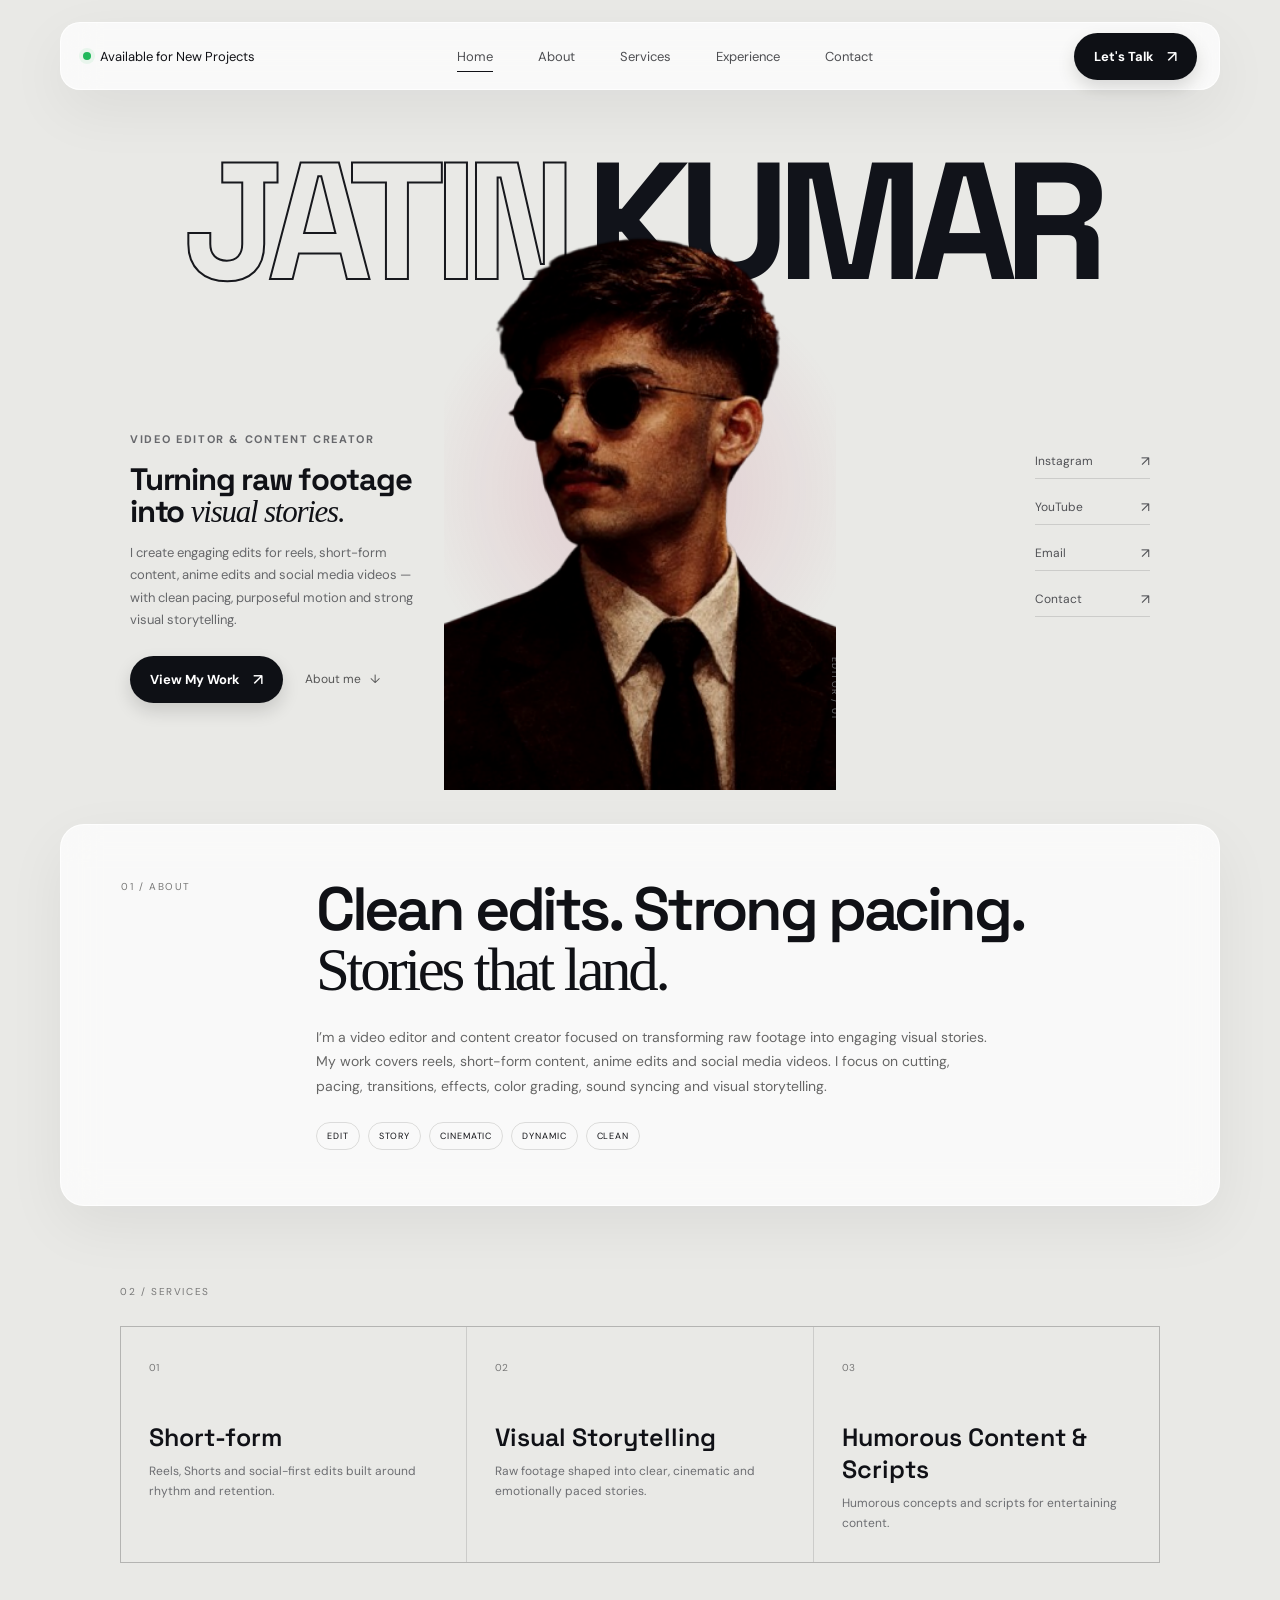
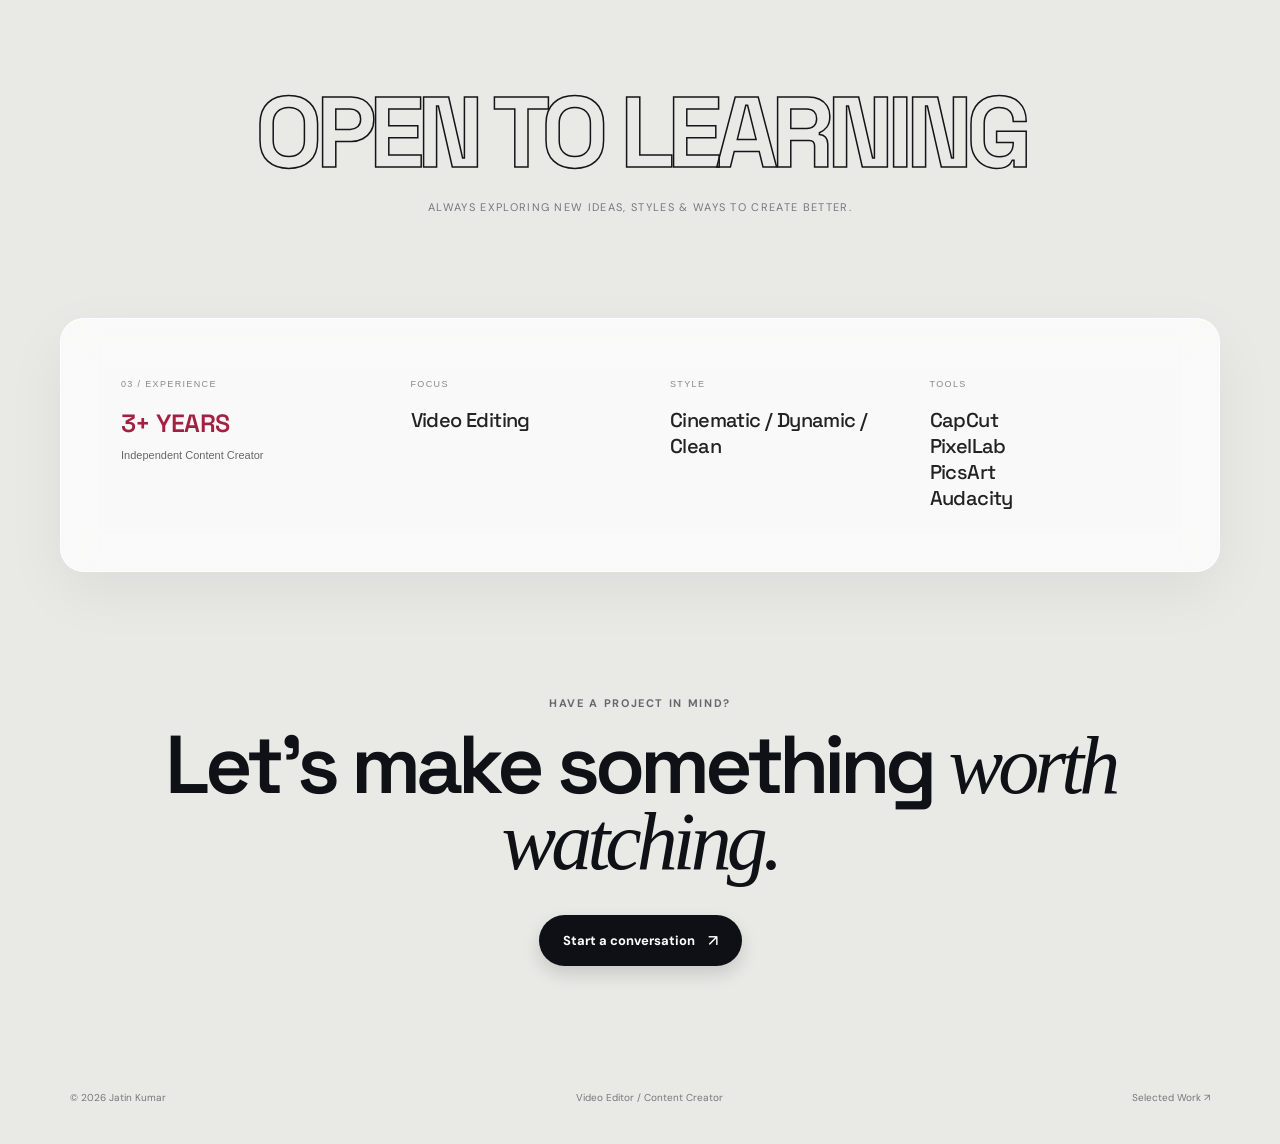
<file: index.html>
<!DOCTYPE html>
<html lang="en">

<head>

    <meta charset="UTF-8">

    <meta
        name="viewport"
        content="width=device-width, initial-scale=1.0"
    >

    <title>
        Jatin Kumar | Video Editor & Content Creator
    </title>

    <!-- Google Fonts -->

    <link rel="preconnect" href="https://fonts.googleapis.com">

    <link
        rel="preconnect"
        href="https://fonts.gstatic.com"
        crossorigin
    >

    <link
        href="https://fonts.googleapis.com/css2?family=DM+Sans:wght@400;500;600;700&family=Space+Grotesk:wght@400;500;600;700&display=swap"
        rel="stylesheet"
    >

    <!-- Main CSS -->

    <link
        rel="stylesheet"
        href="style.css"
    >

</head>


<body>


<div class="page-shell">


    <!-- =====================================================
         NAVIGATION
         ===================================================== -->

    <nav class="nav glass">


        <a
            href="#contact"
            class="availability"
        >

            <span></span>

            Available for New Projects

        </a>


        <div class="nav-links">

            <a
                href="index.html"
                class="active"
            >
                Home
            </a>

            <a href="#about">
                About
            </a>

            <a href="#services">
                Services
            </a>

            <a href="#experience">
                Experience
            </a>

            <a href="#contact">
                Contact
            </a>

        </div>


        <a
            href="#contact"
            class="pill-btn dark"
        >

            Let's Talk

            <b>↗</b>

        </a>


    </nav>



    <!-- =====================================================
         MAIN
         ===================================================== -->

    <main>


        <!-- =================================================
             HERO
             ================================================= -->

        <section class="hero">


            <!-- BIG NAME -->

            <div class="name-lockup">


                <span class="outline">
                    JATIN
                </span>


                <span class="solid">
                    KUMAR
                </span>


            </div>



            <!-- HERO GRID -->

            <div class="hero-grid">


                <!-- =========================================
                     LEFT CONTENT
                     ========================================= -->

                <div class="hero-copy">


                    <p class="eyebrow">

                        VIDEO EDITOR &amp;
                        CONTENT CREATOR

                    </p>


                    <h1>

                        Turning raw footage into

                        <em>
                            visual stories.
                        </em>

                    </h1>


                    <p class="intro">

                        I create engaging edits
                        for reels, short-form content, anime
                        edits and social media videos — with
                        clean pacing, purposeful motion and
                        strong visual storytelling.

                    </p>



                    <div class="hero-actions">


                        <a
                            href="work.html"
                            class="pill-btn dark"
                        >

                            View My Work

                            <b>
                                ↗
                            </b>

                        </a>


                        <a
                            href="#about"
                            class="text-link"
                        >

                            About me

                            <span>
                                ↓
                            </span>

                        </a>


                    </div>


                </div>



                <!-- =========================================
                     YOUR LARGE PORTRAIT
                     ========================================= -->

                <div class="portrait-wrap">


                    <!-- Depth / Glow -->

                    <div class="portrait-halo"></div>


                    <!-- YOUR IMAGE -->

                    <img
                        src="assets/jattin_png-removebg-preview.png"
                        alt="Jatin Kumar"
                    >


                    <!-- Small vertical label -->

                    <span class="portrait-tag">

                        EDITOR / 01

                    </span>


                </div>



                <!-- =========================================
                     SOCIAL LINKS
                     ========================================= -->

                <div class="socials">


                    <a
                        href="https://www.instagram.com/theogotaku_106?stkn=NDkzMjJmYjRoODI1"
                        target="_blank"
                        rel="noopener"
                    >

                        Instagram

                        <span>
                            ↗
                        </span>

                    </a>


                    <a
                        href="https://youtube.com/@thetopweeb?si=VKADDt6vt-MEfWOx"
                        target="_blank"
                        rel="noopener"
                    >

                        YouTube

                        <span>
                            ↗
                        </span>

                    </a>


                    <a
                        href="mailto:genraljatin@gmail.com"
                    >

                        Email

                        <span>
                            ↗
                        </span>

                    </a>


                    <a href="#contact">

                        Contact

                        <span>
                            ↗
                        </span>

                    </a>


                </div>


            </div>


        </section>



        <!-- =================================================
             ABOUT
             ================================================= -->

        <section
            class="about section glass"
            id="about"
        >


            <div class="section-label">

                01 / ABOUT

            </div>


            <div class="about-content">


                <h2>

                    Clean edits.
                    Strong pacing.

                    <span>
                        Stories that land.
                    </span>

                </h2>


                <p>

                    I’m a video editor and content creator
                    focused on transforming raw footage into
                    engaging visual stories.
                    My work covers reels, short-form content,
                    anime edits and social media videos.
                    I focus on cutting, pacing, transitions,
                    effects, color grading, sound syncing
                    and visual storytelling.

                </p>



                <div class="tags">


                    <span>
                        EDIT
                    </span>


                    <span>
                        STORY
                    </span>


                    <span>
                        CINEMATIC
                    </span>


                    <span>
                        DYNAMIC
                    </span>


                    <span>
                        CLEAN
                    </span>


                </div>


            </div>


        </section>



        <!-- =================================================
             SERVICES
             ================================================= -->

        <section
            class="service-strip section"
            id="services"
        >


            <div class="section-label">

                02 / SERVICES

            </div>


            <div class="service-grid">


                <article>


                    <span>
                        01
                    </span>


                    <h3>
                        Short-form
                    </h3>


                    <p>

                        Reels, Shorts and social-first edits
                        built around rhythm and retention.

                    </p>


                </article>



                <article>


                    <span>
                        02
                    </span>


                    <h3>
                        Visual Storytelling
                    </h3>


                    <p>

                        Raw footage shaped into clear,
                        cinematic and emotionally paced
                        stories.


                    </p>


                </article>



                <article>


                    <span>
                        03
                    </span>


                    <h3>
                        Humorous Content & Scripts
                    </h3>


                    <p>

                        Humorous concepts and scripts for entertaining content.

                    </p>


                </article>


            </div>


        </section>
                <div class="learning-statement">
                    <span>OPEN TO LEARNING</span>
                        <p>Always exploring new ideas, styles & ways to create better.</p>
                </div>


        <!-- =================================================
             EXPERIENCE
             ================================================= -->
<section class="experience section glass" id="experience">

    <div class="experience-grid">

        <div class="experience-item">
            <small>03 / EXPERIENCE</small>
            <h3>3+ YEARS</h3>
            <p>Independent Content Creator</p>
        </div>

        <div class="experience-item">
            <small>FOCUS</small>
            <h3>Video Editing</h3>
        </div>

        <div class="experience-item">
            <small>STYLE</small>
            <h3>Cinematic / Dynamic / Clean</h3>
        </div>

        <div class="experience-item">
            <small>TOOLS</small>
            <h3 class="tools-list">
                CapCut<br>
                PixelLab<br>
                PicsArt<br>
                Audacity
            </h3>
        </div>

    </div>

</section>
        <!-- =================================================
             CONTACT
             ================================================= -->

        <section
            class="contact section"
            id="contact"
        >


            <p class="eyebrow">

                HAVE A PROJECT IN MIND?

            </p>


            <h2>

                Let's make something

                <em>
                    worth watching.
                </em>

            </h2>


            <a
                href="mailto:genraljatin@gmail.com"
                class="pill-btn dark large"
            >

                Start a conversation

                <b>
                    ↗
                </b>

            </a>


        </section>


    </main>



    <!-- =====================================================
         FOOTER
         ===================================================== -->

    <footer>


        <span>
            © 2026 Jatin Kumar
        </span>


        <span>
            Video Editor / Content Creator
        </span>


        <a href="work.html">
            Selected Work ↗
        </a>


    </footer>


</div>



<!-- JavaScript -->

<script src="script.js"></script>


</body>

</html>
</file>
<file: style.css>
/* =========================================================
   JATIN KUMAR — VIDEO EDITOR PORTFOLIO
   ========================================================= */


/* =========================================================
   RESET
   ========================================================= */

* {
    box-sizing: border-box;
    margin: 0;
    padding: 0;
}

:root {
    --bg: #e9e9e6;
    --card: rgba(255, 255, 255, 0.74);
    --ink: #101116;
    --muted: #707174;
    --line: rgba(16, 17, 22, 0.13);
    --accent: #b5163b;
}

html {
    scroll-behavior: smooth;
}

body {
    font-family: "DM Sans", sans-serif;
    background: var(--bg);
    color: var(--ink);
    overflow-x: hidden;
}

a {
    color: inherit;
    text-decoration: none;
}


/* =========================================================
   PAGE
   ========================================================= */

.page-shell {
    width: min(1160px, calc(100% - 36px));
    margin: 22px auto 0;
}


/* =========================================================
   GLASS EFFECT
   ========================================================= */

.glass {
    background: var(--card);

    border: 1px solid rgba(255, 255, 255, 0.8);

    box-shadow:
        0 20px 60px rgba(16, 17, 22, 0.06);

    backdrop-filter: blur(18px);
    -webkit-backdrop-filter: blur(18px);
}


/* =========================================================
   NAVIGATION
   ========================================================= */

.nav {
    height: 68px;

    border-radius: 20px;

    display: flex;
    align-items: center;
    justify-content: space-between;

    padding: 0 22px;

    position: sticky;
    top: 16px;

    z-index: 100;
}


/* Available */

.availability {
    font-size: 13px;

    display: flex;
    align-items: center;

    gap: 9px;

    white-space: nowrap;
}

.availability span {
    width: 8px;
    height: 8px;

    background: #20b85a;

    border-radius: 50%;

    box-shadow:
        0 0 0 4px rgba(32, 184, 90, 0.08);
}


/* Navigation */

.nav-links {
    display: flex;

    gap: 45px;

    font-size: 13px;

    color: #4d4e52;
}

.nav-links a {
    position: relative;

    transition:
        color 0.3s ease;
}

.nav-links a:hover {
    color: var(--ink);
}

.nav-links a::after {
    content: "";

    position: absolute;

    left: 0;
    bottom: -7px;

    width: 0;
    height: 1px;

    background: var(--ink);

    transition:
        width 0.3s ease;
}

.nav-links a:hover::after,
.nav-links a.active::after {
    width: 100%;
}


/* =========================================================
   BUTTON
   ========================================================= */

.pill-btn {
    display: inline-flex;

    align-items: center;
    justify-content: center;

    gap: 13px;

    padding: 13px 20px;

    border-radius: 999px;

    font-size: 13px;

    font-weight: 700;

    white-space: nowrap;

    transition:
        transform 0.3s ease,
        box-shadow 0.3s ease;
}

.pill-btn b {
    font-size: 16px;

    font-weight: 500;
}

.pill-btn.dark {
    background: #0e1015;

    color: white;

    box-shadow:
        0 8px 18px rgba(0, 0, 0, 0.14);
}

.pill-btn.dark:hover {
    transform: translateY(-3px);

    box-shadow:
        0 14px 28px rgba(0, 0, 0, 0.2);
}


/* =========================================================
   HERO
   ========================================================= */

.hero {
    min-height: 710px;

    padding:
        70px
        70px
        0;

    position: relative;

    /*
       IMPORTANT:
       This allows the large portrait
       to overlap the typography.
    */
    overflow: hidden;
}


/* =========================================================
   BIG NAME
   ========================================================= */

.name-lockup {

    font-family:
        "Space Grotesk",
        sans-serif;

    font-size:
        clamp(78px, 13vw, 174px);

    font-weight: 700;

    letter-spacing: -0.075em;

    line-height: 0.75;

    display: flex;

    justify-content: center;

    gap: 22px;

    position: relative;

    /*
       Text sits BEHIND portrait.
    */
    z-index: 2;

    white-space: nowrap;

    pointer-events: none;
}


/* JATIN */

.name-lockup .outline {

    color: transparent;

    -webkit-text-stroke:
        2px #17181d;

    text-stroke:
        2px #17181d;
}


/* KUMAR */

.name-lockup .solid {

    color: #11131a;
}


/* =========================================================
   HERO GRID
   ========================================================= */

.hero-grid {

    display: grid;

    grid-template-columns:
        1fr
        1.25fr
        1fr;

    align-items: end;

    min-height: 500px;

    position: relative;

    z-index: 3;
}


/* =========================================================
   HERO TEXT
   ========================================================= */

.hero-copy {

    align-self: center;

    padding-top: 65px;

    max-width: 300px;

    position: relative;

    z-index: 30;
}


.eyebrow {

    font-size: 11px;

    letter-spacing: 0.15em;

    font-weight: 700;

    color: #67686c;

    margin-bottom: 17px;
}


.hero-copy h1 {

    font-family:
        "Space Grotesk",
        sans-serif;

    font-size: 31px;

    line-height: 1.04;

    letter-spacing: -0.04em;

    margin-bottom: 14px;
}


.hero-copy h1 em {

    font-family: Georgia, serif;

    font-weight: 400;
}


.intro {

    font-size: 13px;

    line-height: 1.7;

    color: #66676a;
}


/* =========================================================
   HERO BUTTONS
   ========================================================= */

.hero-actions {

    display: flex;

    align-items: center;

    gap: 22px;

    margin-top: 25px;
}


.text-link {

    font-size: 12px;

    color: #555;

    transition:
        transform 0.3s ease;
}

.text-link:hover {
    transform: translateX(4px);
}

.text-link span {
    margin-left: 6px;
}


/* =========================================================
   YOUR PHOTO
   ========================================================= */

/*
   PHOTO LOCATION:

   assets/jattin_png-removebg-preview.png

   The actual address is placed in index.html:

   <img src="assets/jattin_png-removebg-preview.png">

   CSS controls its size and position here.
*/


.portrait-wrap {

    height: 570px;

    position: relative;

    display: flex;

    justify-content: center;

    align-items: flex-end;

    /*
       HIGHER THAN NAME
    */
    z-index: 20;

    overflow: hidden;

    /*
       Pulls image upward
       into the name.
    */
    margin-top: -75px;

    transform:
        translateY(5px);
}


/* =========================================================
   LARGE PHOTO
   ========================================================= */

.portrait-wrap img {

    position: absolute;

    /*
       BIGGER PHOTO
    */
    width: 620px;

    max-width: none;

    height: 700px;

    object-fit: contain;

    /*
       CROPS / MOVES THE PHOTO
       SLIGHTLY FROM BOTTOM
    */
    bottom: -80px;

    /*
       CENTER PHOTO
    */
    left: 50%;

    transform:
        translateX(-50%);

    /*
       PHOTO IS ABOVE TEXT
    */
    z-index: 50;

    /*
       IMAGE LOOK
    */
    filter:
        contrast(1.08)
        saturate(0.88)
        brightness(0.96);

    transition:
        transform 0.5s ease,
        filter 0.5s ease;
}


/* =========================================================
   PHOTO HOVER
   ========================================================= */

.portrait-wrap:hover img {

    transform:
        translateX(-50%)
        scale(1.025);

    filter:
        contrast(1.12)
        saturate(0.95)
        brightness(1);
}


/* =========================================================
   PHOTO DEPTH / GLOW
   ========================================================= */

.portrait-halo {

    position: absolute;

    width: 460px;

    height: 460px;

    border-radius: 50%;

    background:
        radial-gradient(
            circle,
            rgba(181, 22, 59, 0.15),
            transparent 68%
        );

    bottom: 70px;

    left: 50%;

    transform:
        translateX(-50%);

    z-index: 10;

    pointer-events: none;
}


/* =========================================================
   PORTRAIT LABEL
   ========================================================= */

.portrait-tag {

    position: absolute;

    right: -5px;

    bottom: 70px;

    font-size: 9px;

    letter-spacing: 0.16em;

    color: #6d6e72;

    writing-mode: vertical-rl;

    z-index: 60;
}


/* =========================================================
   SOCIAL LINKS
   ========================================================= */

.socials {

    align-self: center;

    justify-self: end;

    display: flex;

    flex-direction: column;

    gap: 19px;

    font-size: 12px;

    color: #505155;

    z-index: 30;
}


.socials a {

    display: flex;

    align-items: center;

    justify-content: space-between;

    gap: 16px;

    border-bottom:
        1px solid var(--line);

    padding-bottom: 8px;

    min-width: 115px;

    transition:
        transform 0.3s ease,
        color 0.3s ease;
}


.socials a:hover {

    transform:
        translateX(-5px);

    color: var(--ink);
}


.socials span {

    font-size: 14px;
}


/* =========================================================
   GENERAL SECTIONS
   ========================================================= */

.section {

    margin-top: 24px;

    padding:
        55px
        60px;

    border-radius: 24px;
}


/* =========================================================
   SECTION LABEL
   ========================================================= */

.section-label {

    font-size: 10px;

    letter-spacing: 0.16em;

    color: #777;

    min-width: 150px;
}


/* =========================================================
   ABOUT
   ========================================================= */

.about {

    display: grid;

    grid-template-columns:
        150px
        1fr;

    gap: 45px;
}

.about-content h2 {

    font-family:
        "Space Grotesk",
        sans-serif;

    font-size:
        clamp(34px, 5vw, 61px);

    line-height: 0.98;

    font-weight: 600;

    letter-spacing: -0.055em;

    max-width: 800px;
}


.about-content h2 span {

    font-family:
        Georgia,
        serif;

    font-weight: 400;
}


.about-content > p {

    max-width: 680px;

    margin-top: 25px;

    color: #666;

    line-height: 1.75;

    font-size: 14px;
}


/* =========================================================
   TAGS
   ========================================================= */

.tags {

    display: flex;

    flex-wrap: wrap;

    gap: 8px;

    margin-top: 24px;
}


.tags span,
.project-tags span {

    border:
        1px solid var(--line);

    padding:
        7px
        10px;

    border-radius: 999px;

    font-size: 9px;

    letter-spacing: 0.1em;

    transition:
        background 0.3s ease,
        color 0.3s ease,
        transform 0.3s ease;
}


.tags span:hover,
.project-tags span:hover {

    background: var(--ink);

    color: white;

    transform:
        translateY(-2px);
}


/* =========================================================
   SERVICES
   ========================================================= */

.service-strip {

    padding:
        55px
        60px;
}


.service-grid {

    display: grid;

    grid-template-columns:
        repeat(3, 1fr);

    gap: 1px;

    background: var(--line);

    margin-top: 28px;

    border:
        1px solid var(--line);
}


.service-grid article {

    background: var(--bg);

    padding: 28px;

    min-height: 190px;

    transition:
        transform 0.35s ease,
        background 0.35s ease;
}


.service-grid article:hover {

    transform:
        translateY(-5px);

    background:
        rgba(255, 255, 255, 0.65);
}


.service-grid span,
.process-grid span {

    font-size: 10px;

    color: #777;
}


.service-grid h3,
.process-grid h3 {

    font-family:
        "Space Grotesk",
        sans-serif;

    font-size: 25px;

    font-weight: 600;

    margin:
        45px
        0
        9px;
}


.service-grid p,
.process-grid p {

    font-size: 12px;

    color: #6d6e72;

    line-height: 1.65;
}


/* =========================================================
   EXPERIENCE
   ========================================================= */

.experience {

    display: grid;

    grid-template-columns:
        150px
        1fr;
}


.experience-row {

    display: grid;

    grid-template-columns:
        repeat(3, 1fr);

    gap: 30px;
}


.experience-row small {

    display: block;

    color: #888;

    font-size: 9px;

    letter-spacing: 0.15em;

    margin-bottom: 9px;
}


.experience-row strong {

    font-family:
        "Space Grotesk",
        sans-serif;

    font-size: 18px;

    font-weight: 500;
}


/* =========================================================
   CONTACT
   ========================================================= */

.contact {

    text-align: center;

    padding:
        100px
        20px;
}


.contact h2 {

    font-family:
        "Space Grotesk",
        sans-serif;

    font-size:
        clamp(48px, 7vw, 82px);

    line-height: 0.92;

    font-weight: 600;

    letter-spacing: -0.06em;

    margin-bottom: 35px;
}


.contact h2 em {

    font-family:
        Georgia,
        serif;

    font-weight: 400;
}


.large {

    padding:
        15px
        24px;
}


/* =========================================================
   FOOTER
   ========================================================= */

footer {

    display: flex;

    justify-content: space-between;

    align-items: center;

    padding:
        25px
        10px
        40px;

    font-size: 10px;

    color: #777;
}


footer a {

    transition:
        color 0.3s ease;
}


footer a:hover {

    color: var(--ink);
}


/* =========================================================
   SCROLL REVEAL
   ========================================================= */

.reveal {

    opacity: 0;

    transform:
        translateY(22px);

    transition:
        opacity 0.8s ease,
        transform 0.8s ease;
}


.reveal.show {

    opacity: 1;

    transform:
        translateY(0);
}


/* =========================================================
   TABLET
   ========================================================= */

@media (max-width: 1000px) {

    .hero {

        padding-left: 45px;

        padding-right: 45px;
    }


    .name-lockup {

        font-size:
            clamp(
                70px,
                12vw,
                140px
            );
    }


    .portrait-wrap {

        height: 530px;

        margin-top: -55px;
    }


    .portrait-wrap img {

        width: 560px;

        height: 640px;
    }

}


/* =========================================================
   TABLET / SMALL LAPTOP
   ========================================================= */

@media (max-width: 850px) {

    .page-shell {

        width:
            min(
                100% - 20px,
                700px
            );
    }


    /* NAV */

    .nav {

        padding:
            0
            14px;
    }


    .nav-links {

        gap: 15px;
    }


    /* HERO */

    .hero {

        padding:
            55px
            25px
            0;
    }


    .name-lockup {

        font-size:
            clamp(
                54px,
                14vw,
                100px
            );

        gap: 10px;
    }


    .hero-grid {

        grid-template-columns: 1fr;

        min-height: 0;
    }


    /* TEXT */

    .hero-copy {

        padding:
            80px
            0
            20px;

        max-width: none;

        order: 1;
    }


    /* PORTRAIT */

    .portrait-wrap {

        height: 460px;

        order: 2;

        margin-top: -20px;
    }


    .portrait-wrap img {

        width: 500px;

        height: 560px;

        bottom: -20px;
    }


    .portrait-halo {

        width: 360px;

        height: 360px;

        bottom: 45px;
    }


    /* SOCIAL */

    .socials {

        order: 3;

        justify-self: start;

        flex-direction: row;

        flex-wrap: wrap;

        padding:
            20px
            0
            35px;
    }


    .socials a {

        min-width: auto;

        border: 0;
    }


    /* SECTIONS */

    .section {

        padding:
            40px
            28px;
    }


    /* ABOUT */

    .about,
    .experience,
    .process {

        grid-template-columns: 1fr;

        gap: 25px;
    }


    /* SERVICES */

    .service-strip {

        padding:
            40px
            28px;
    }


    .service-grid {

        grid-template-columns: 1fr;
    }


    .service-grid article {

        min-height: 150px;
    }


    .service-grid h3,
    .process-grid h3 {

        margin-top: 28px;
    }


    /* EXPERIENCE */

    .experience-row {

        grid-template-columns: 1fr;
    }


    /* PROCESS */

    .process-grid {

        grid-template-columns: 1fr;
    }

}


/* =========================================================
   MOBILE
   ========================================================= */

@media (max-width: 520px) {

    .page-shell {

        width:
            calc(100% - 14px);

        margin-top: 10px;
    }


    /* NAV */

    .nav {

        height: auto;

        min-height: 60px;

        border-radius: 16px;
    }


    .availability {

        font-size: 10px;
    }


    .nav-links {

        display: none;
    }


    .nav .pill-btn {

        display: none;
    }


    /* HERO */

    .hero {

        padding:
            50px
            15px
            0;
    }


    .name-lockup {

        font-size:
            15vw;

        gap: 5px;
    }


    .name-lockup .outline {

        -webkit-text-stroke:
            1.5px #17181d;
    }


    .hero-copy {

        padding-top: 65px;
    }


    .hero-copy h1 {

        font-size: 28px;
    }


    .intro {

        font-size: 12px;
    }


    /* MOBILE PORTRAIT */

    .portrait-wrap {

        height: 390px;

        margin-top: -15px;
    }


    .portrait-wrap img {

        width: 430px;

        height: 490px;

        bottom: -25px;
    }


    .portrait-halo {

        width: 300px;

        height: 300px;

        bottom: 40px;
    }


    .portrait-tag {

        right: 0;

        bottom: 45px;
    }


    /* SECTIONS */

    .section {

        border-radius: 18px;

        padding:
            35px
            22px;
    }


    /* CONTACT */

    .contact {

        padding:
            75px
            10px;
    }


    .contact h2 {

        font-size: 50px;
    }


    /* FOOTER */

    footer {

        flex-direction: column;

        gap: 12px;

        text-align: center;
    }

}


/* =========================================================
   EXTRA SMALL PHONES
   ========================================================= */

@media (max-width: 380px) {

    .name-lockup {

        font-size:
            14vw;
    }


    .portrait-wrap {

        height: 350px;
    }


    .portrait-wrap img {

        width: 390px;

        height: 450px;
    }


    .hero-copy h1 {

        font-size: 25px;
    }

}
/* ================================
   OPEN TO LEARNING
================================ */

.learning-statement {
    text-align: center;
    padding: 70px 20px 80px;
}

.learning-statement span {
    display: block;

    font-family: "Space Grotesk", sans-serif;
    font-size: clamp(45px, 8vw, 100px);
    font-weight: 700;

    letter-spacing: -0.07em;
    line-height: 0.9;

    color: transparent;
    -webkit-text-stroke: 1.5px #151515;

    transition: color 0.4s ease,
                -webkit-text-stroke 0.4s ease;
}

.learning-statement:hover span {
    color: #a51f40;
    -webkit-text-stroke: 0;
}

.learning-statement p {
    margin: 22px auto 0;

    font-size: 11px;
    letter-spacing: 0.12em;
    text-transform: uppercase;

    color: #777;
}

/* .experience */
/* =====================================================
   EXPERIENCE SECTION — FINAL LAYOUT
===================================================== */

/* Reset the old experience layout */
#experience {
    display: block !important;

    width: 100% !important;
    max-width: 100% !important;

    box-sizing: border-box;

    padding: 60px !important;

    overflow: hidden !important;
}


/* =====================================================
   FOUR EQUAL COLUMNS
===================================================== */

#experience .experience-grid {
    display: grid !important;

    grid-template-columns:
        repeat(4, minmax(0, 1fr)) !important;

    width: 100% !important;
    max-width: 100% !important;

    margin: 0 !important;
    padding: 0 !important;

    gap: 0 !important;

    box-sizing: border-box;
}


/* =====================================================
   EACH COLUMN
===================================================== */

#experience .experience-item {
    width: 100% !important;
    min-width: 0 !important;

    box-sizing: border-box;

    padding: 0 30px !important;

    display: flex !important;
    flex-direction: column !important;
    align-items: flex-start !important;

    position: relative;
}


/* First column */

#experience .experience-item:first-child {
    padding-left: 0 !important;
}


/* Last column */

#experience .experience-item:last-child {
    padding-right: 0 !important;
}


/* =====================================================
   HEADINGS
===================================================== */

#experience .experience-item small {
    display: block !important;

    margin: 0 0 18px 0 !important;

    font-family: "Inter", sans-serif;

    font-size: 9px !important;
    font-weight: 500 !important;

    letter-spacing: 0.15em !important;
    text-transform: uppercase;

    color: #888;

    white-space: nowrap;
}


/* =====================================================
   MAIN TEXT
===================================================== */

#experience .experience-item h3 {
    display: block !important;

    width: 100% !important;
    max-width: 100% !important;

    margin: 0 !important;

    font-family: "Space Grotesk", sans-serif;

    font-size: 20px !important;
    font-weight: 500 !important;

    line-height: 1.3 !important;

    letter-spacing: -0.03em;

    color: #222;

    overflow-wrap: break-word;
}


/* =====================================================
   3+ YEARS
===================================================== */

#experience .experience-item:first-child h3 {
    font-size: 25px !important;
    font-weight: 600 !important;

    color: #a51f40;
}


/* =====================================================
   CONTENT CREATOR TEXT
===================================================== */

#experience .experience-item p {
    display: block !important;

    width: 100% !important;
    max-width: 170px !important;

    margin: 8px 0 0 0 !important;

    font-family: "Inter", sans-serif;

    font-size: 11px !important;
    line-height: 1.5 !important;

    color: #666;
}


/* =====================================================
   TOOLS
===================================================== */

#experience .tools-list {
    font-size: 15px !important;
    line-height: 1.7 !important;
}


/* =====================================================
   REMOVE OLD EXPERIENCE ROW STYLING
===================================================== */

#experience .experience-row {
    display: none !important;
}

#experience .section-label {
    display: none !important;
}


/* =====================================================
   MOBILE
===================================================== */

@media (max-width: 800px) {

    #experience {
        padding: 45px 30px !important;
    }

    #experience .experience-grid {
        grid-template-columns: repeat(2, minmax(0, 1fr)) !important;
        row-gap: 45px !important;
    }

    #experience .experience-item {
        padding: 0 15px !important;
    }

    #experience .experience-item:nth-child(odd) {
        padding-left: 0 !important;
    }

    #experience .experience-item:nth-child(even) {
        padding-right: 0 !important;
    }
}


@media (max-width: 500px) {

    #experience .experience-grid {
        grid-template-columns: 1fr !important;
        row-gap: 35px !important;
    }

    #experience .experience-item {
        padding: 0 !important;
    }

}

/* Fix navbar anchor scrolling */
#about {
    scroll-margin-top: 110px;
}
/* Fix Experience tab scrolling */
#experience {
    scroll-margin-top: 110px;
}

/* SELECTED WORK HEADING */
.selected-work-title {
    white-space: nowrap;
    font-weight: 900;
    letter-spacing: -0.06em;
}

.selected-work-title span {
    font-weight: 900;
}
/* Smooth scrolling for navbar links */
html {
    scroll-behavior: smooth;
}
</file>
